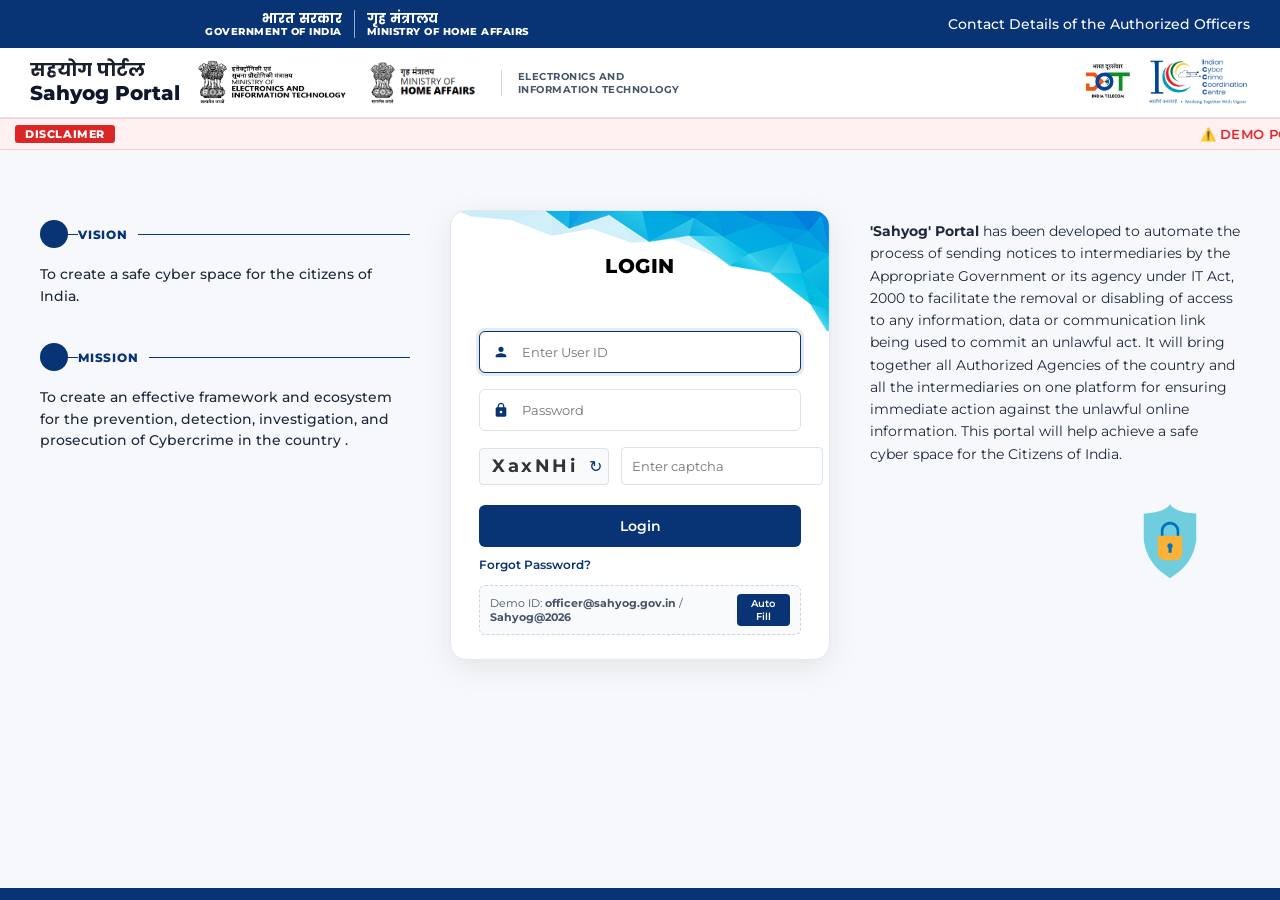
<file: index.html>
<!DOCTYPE html>
<html lang="en">
<head>
  <meta charset="UTF-8">
  <meta name="viewport" content="width=device-width, initial-scale=1.0">
  <title>Sahyog Portal - Government of India</title>

  <!-- Google Fonts import for Geometric Sans-Serif (Montserrat & Poppins) -->
  <link rel="preconnect" href="https://fonts.googleapis.com">
  <link rel="preconnect" href="https://fonts.gstatic.com" crossorigin>
  <link href="https://fonts.googleapis.com/css2?family=Montserrat:wght@400;500;600;700;800&family=Poppins:wght@400;500;600;700;800&display=swap" rel="stylesheet">

  <!-- Clean Separated CSS -->
  <link rel="stylesheet" href="css/login.css">
</head>
<body>

  <!-- Top Dark Blue Nav Bar -->
  <div class="top-header">
    <div class="top-header-center">
      <div class="gov-block">
        <span class="hindi">भारत सरकार</span>
        <span class="eng">GOVERNMENT OF INDIA</span>
      </div>
      <div class="header-divider"></div>
      <div class="mha-block">
        <span class="hindi">गृह मंत्रालय</span>
        <span class="eng">MINISTRY OF HOME AFFAIRS</span>
      </div>
    </div>

    <div class="top-header-right">
      <a href="pdf/Nodal_officer_list.pdf" target="_blank">Contact Details of the Authorized Officers</a>
    </div>
  </div>

  <!-- Main Title Bar -->
  <header class="brand-header">
    <div class="brand-left">
      <div class="brand-title-group">
        <span class="hindi-title">सहयोग पोर्टल</span>
        <span class="eng-title">Sahyog Portal</span>
      </div>

      <img src="3.png" alt="Logo 3" class="header-inline-img">
      <img src="4.png" alt="Logo 4" class="header-inline-img">

      <div class="brand-subtitle">
        ELECTRONICS AND<br>INFORMATION TECHNOLOGY
      </div>
    </div>
    
    <div class="brand-right">
      <img src="6.png" alt="Logo 6" class="brand-right-img">
      <img src="2.png" alt="Logo 2" class="brand-right-img">
    </div>
  </header>

  <!-- Demo Disclaimer Moving Ticker (Breaking News Style) -->
  <div class="demo-disclaimer-ticker" style="background-color: #fff1f2; border-top: 1px solid #fecdd3; border-bottom: 1px solid #fecdd3; padding: 6px 0; overflow: hidden; display: flex; align-items: center;">
    <div style="background-color: #dc2626; color: #ffffff; font-size: 11px; font-weight: 800; padding: 2px 10px; margin-left: 15px; margin-right: 12px; border-radius: 3px; text-transform: uppercase; letter-spacing: 0.6px; white-space: nowrap; flex-shrink: 0;">
      DISCLAIMER
    </div>
    <marquee behavior="scroll" direction="left" scrollamount="6" onmouseover="this.stop();" onmouseout="this.start();" style="color: #dc2626; font-size: 13px; font-weight: 600; font-family: 'Montserrat', sans-serif; letter-spacing: 0.3px;">
      ⚠️ DEMO PORTAL DISCLAIMER: This is a demonstration portal for simulation purposes only. None of its contents, data, or fields represent the actual nature or real fields of the official Sahyog Portal. &nbsp;&nbsp;&nbsp;&nbsp;&nbsp;&nbsp;&nbsp;&nbsp;&nbsp;&nbsp;&nbsp;&nbsp;&nbsp;&nbsp;&nbsp;&nbsp; ⚠️ DEMO PORTAL DISCLAIMER: This is a demonstration portal for simulation purposes only. None of its contents, data, or fields represent the actual nature or real fields of the official Sahyog Portal.
    </marquee>
  </div>

  <!-- Content Grid -->
  <main class="main-container">
    
    <!-- Left Column -->
    <section class="left-column">
      <div class="section-block">
        <div class="header-line-row">
          <div class="blue-circle"></div>
          <span class="header-text-label">VISION</span>
          <div class="horizontal-line"></div>
        </div>
        <p class="section-description">To create a safe cyber space for the citizens of India.</p>
      </div>

      <div class="section-block">
        <div class="header-line-row">
          <div class="blue-circle"></div>
          <span class="header-text-label">MISSION</span>
          <div class="horizontal-line"></div>
        </div>
        <p class="section-description">
          To create an effective framework and ecosystem for the prevention, detection, investigation, and prosecution of Cybercrime in the country .
        </p>
      </div>
    </section>

    <!-- Center Column: Login Box -->
    <section class="login-card">
      <div class="login-header-banner">
        <h2>LOGIN</h2>
      </div>
      <form class="login-form" id="loginForm" autocomplete="off">
        <div id="authMessageContainer" class="auth-message"></div>

        <div class="input-wrapper">
          <svg class="input-icon" viewBox="0 0 24 24"><path d="M12 12c2.21 0 4-1.79 4-4s-1.79-4-4-4-4 1.79-4 4 1.79 4 4 4zm0 2c-2.67 0-8 1.34-8 4v2h16v-2c0-2.66-5.33-4-8-4z"/></svg>
          <input type="text" name="txtuseridothers" id="txtuseridothers" placeholder="Enter User ID" required autofocus>
        </div>

        <div class="input-wrapper">
          <svg class="input-icon" viewBox="0 0 24 24"><path d="M18 8h-1V6c0-2.76-2.24-5-5-5S7 3.24 7 6v2H6c-1.1 0-2 .9-2 2v10c0 1.1.9 2 2 2h12c1.1 0 2-.9 2-2V10c0-1.1-.9-2-2-2zm-6 9c-1.1 0-2-.9-2-2s.9-2 2-2 2 .9 2 2-.9 2-2 2zm3.1-9H8.9V6c0-1.71 1.39-3.1 3.1-3.1 1.71 0 3.1 1.39 3.1 3.1v2z"/></svg>
          <input type="password" name="TxtPWD" id="TxtPWD" placeholder="Password" required>
        </div>

        <div class="captcha-container">
          <div class="captcha-box">
            <span id="captchaDisplay">p56CZG</span>
            <button type="button" class="captcha-refresh-btn" id="btnRefreshCaptcha" title="Refresh Captcha">&#8635;</button>
          </div>
          <input type="text" class="captcha-input" name="txtcapcha" id="txtcapcha" placeholder="Enter captcha" required autocomplete="off">
        </div>

        <button type="submit" class="submit-btn" id="btnLogin">Login</button>
      </form>
      <a href="pages/ResetPassword.aspx" class="forgot-link" id="anchorforgetpassword" onclick="alert('Password reset link is sent to the registered nodal officer email.'); return false;">Forgot Password?</a>

      <!-- Subtle Test Credentials Helper -->
      <div class="demo-hint-container">
        <div class="demo-hint-box">
          <span>Demo ID: <strong>officer@sahyog.gov.in</strong> / <strong>Sahyog@2026</strong></span>
          <button type="button" class="demo-fill-btn" id="btnDemoFill" title="Auto-fill credentials">Auto Fill</button>
        </div>
      </div>
    </section>

    <!-- Right Column -->
    <section class="right-column">
      <p>
        <strong>'Sahyog' Portal</strong> has been developed to automate the process of sending notices to intermediaries by the Appropriate Government or its agency under IT Act, 2000 to facilitate the removal or disabling of access to any information, data or communication link being used to commit an unlawful act. It will bring together all Authorized Agencies of the country and all the intermediaries on one platform for ensuring immediate action against the unlawful online information. This portal will help achieve a safe cyber space for the Citizens of India.
      </p>

      <div class="shield-wrapper">
        <img src="5.png" alt="Shield Logo" class="shield-img">
      </div>
    </section>

  </main>

  <footer class="footer-strip"></footer>

  <!-- Separated JavaScript Modules -->
  <script src="js/captcha.js"></script>
  <script src="js/auth.js"></script>
</body>
</html>
</file>
<file: css/login.css>
* {
  box-sizing: border-box;
  margin: 0;
  padding: 0;
  font-family: "Montserrat", "Poppins", "Futura", "Century Gothic", -apple-system, sans-serif;
}

body {
  background-color: #f6f8fc;
  color: #333;
  display: flex;
  flex-direction: column;
  min-height: 100vh;
}

/* Top Navy Blue Bar (#083375) */
.top-header {
  background-color: #083375;
  color: #fff;
  padding: 8px 30px;
  display: flex;
  align-items: center;
  justify-content: space-between;
  min-height: 48px;
}

/* Text aligned above 3.png area */
.top-header-center {
  display: flex;
  align-items: center;
  gap: 12px;
  margin-left: 175px; /* Shifts text directly above 3.png */
}

.gov-block {
  display: flex;
  flex-direction: column;
  align-items: flex-end;
  line-height: 1.1;
}

.gov-block .hindi {
  font-size: 13px;
  font-weight: 700;
}

.gov-block .eng {
  font-size: 10px;
  font-weight: 800;
  letter-spacing: 0.5px;
}

.header-divider {
  width: 1px;
  height: 28px;
  background-color: rgba(255, 255, 255, 0.6);
}

.mha-block {
  display: flex;
  flex-direction: column;
  align-items: flex-start;
  line-height: 1.1;
}

.mha-block .hindi {
  font-size: 13px;
  font-weight: 700;
}

.mha-block .eng {
  font-size: 10px;
  font-weight: 800;
  letter-spacing: 0.5px;
}

.top-header-right {
  display: flex;
  align-items: center;
}

.top-header-right a {
  color: #ffffff;
  text-decoration: none;
  font-size: 13.5px;
  font-weight: 500;
}

/* Main Sahyog Title Bar */
.brand-header {
  background-color: #ffffff;
  height: 70px;
  padding: 0 30px;
  display: flex;
  align-items: center;
  justify-content: space-between;
  border-bottom: 1px solid #e2e8f0;
  position: relative;
}

.brand-left {
  display: flex;
  align-items: center;
  gap: 16px;
  height: 100%;
}

.brand-title-group {
  display: flex;
  flex-direction: column;
  line-height: 1.2;
}

.brand-title-group .hindi-title {
  font-size: 18px;
  font-weight: 700;
  color: #1a202c;
}

.brand-title-group .eng-title {
  font-size: 20px;
  font-weight: 800;
  color: #0f172a;
}

.header-inline-img {
  max-height: 45px;
  width: auto;
  object-fit: contain;
}

.brand-subtitle {
  font-size: 10px;
  font-weight: 700;
  color: #475569;
  text-transform: uppercase;
  letter-spacing: 0.5px;
  border-left: 1px solid #cbd5e1;
  padding-left: 16px;
  line-height: 1.3;
}

.brand-right {
  display: flex;
  align-items: center;
  gap: 16px;
  height: 100%;
}

.brand-right-img {
  max-height: 50px;
  height: auto;
  width: auto;
  object-fit: contain;
}

/* Main Grid Layout */
.main-container {
  display: grid;
  grid-template-columns: 1fr 380px 1fr;
  gap: 40px;
  padding: 60px 40px;
  max-width: 1400px;
  margin: 0 auto;
  align-items: flex-start;
  width: 100%;
}

/* Left Column: VISION & MISSION */
.left-column {
  display: flex;
  flex-direction: column;
  gap: 36px;
  padding-top: 10px;
}

.section-block {
  display: flex;
  flex-direction: column;
}

.header-line-row {
  display: flex;
  align-items: center;
  position: relative;
  margin-bottom: 16px;
  width: 100%;
}

.blue-circle {
  width: 28px;
  height: 28px;
  background-color: #083375;
  border-radius: 50%;
  flex-shrink: 0;
  z-index: 2;
}

.header-text-label {
  font-size: 12px;
  font-weight: 800;
  color: #083375;
  margin-left: 10px;
  letter-spacing: 0.8px;
  background-color: #f6f8fc;
  padding-right: 10px;
  z-index: 2;
}

.horizontal-line {
  position: absolute;
  left: 14px;
  right: 0;
  height: 1px;
  background-color: #083375;
  z-index: 1;
}

.section-description {
  font-size: 13.5px;
  color: #1e293b;
  line-height: 1.6;
  font-weight: 500;
}

/* Center Column: Login Box */
.login-card {
  background: #ffffff;
  border-radius: 16px;
  box-shadow: 0 8px 30px rgba(0, 0, 0, 0.08);
  overflow: hidden;
  padding-bottom: 24px;
  border: 1px solid #e2e8f0;
}

.login-header-banner {
  height: 120px;
  background-image: url('../1.png');
  background-size: cover;
  background-position: center;
  background-repeat: no-repeat;
  display: flex;
  align-items: center;
  justify-content: center;
  position: relative;
}

.login-header-banner h2 {
  color: #000000;
  font-size: 20px;
  font-weight: 800;
  letter-spacing: 0.5px;
  margin-top: -10px;
}

.login-form {
  padding: 0 28px;
  display: flex;
  flex-direction: column;
  gap: 16px;
}

.input-wrapper {
  position: relative;
  display: flex;
  align-items: center;
}

.input-icon {
  position: absolute;
  left: 14px;
  width: 16px;
  height: 16px;
  fill: #083375;
  pointer-events: none;
}

.input-wrapper input {
  width: 100%;
  padding: 12px 12px 12px 42px;
  border: 1px solid #dbe2ea;
  border-radius: 6px;
  font-size: 13px;
  outline: none;
  transition: border-color 0.2s, box-shadow 0.2s;
}

.input-wrapper input:focus {
  border-color: #083375;
  box-shadow: 0 0 0 3px rgba(8, 51, 117, 0.1);
}

.input-wrapper input.input-error {
  border-color: #dc2626;
  background-color: #fef2f2;
}

.captcha-container {
  display: flex;
  gap: 12px;
  align-items: center;
}

.captcha-box {
  border: 1px solid #dbe2ea;
  padding: 6px 12px;
  border-radius: 4px;
  font-family: 'Courier New', Courier, monospace;
  font-weight: bold;
  font-size: 18px;
  letter-spacing: 2.5px;
  background: #f8fafc;
  display: flex;
  align-items: center;
  gap: 10px;
  user-select: none;
  min-width: 130px;
  justify-content: space-between;
}

.captcha-code-text {
  font-family: 'Courier New', Courier, monospace;
  font-weight: 700;
  font-size: 18px;
  letter-spacing: 2.5px;
  color: #1e293b;
  text-decoration: line-through;
  text-decoration-color: rgba(8, 51, 117, 0.4);
}

.captcha-refresh-btn {
  cursor: pointer;
  color: #083375;
  border: none;
  background: transparent;
  font-size: 16px;
  display: flex;
  align-items: center;
  justify-content: center;
  transition: transform 0.3s ease;
  padding: 2px;
}

.captcha-refresh-btn:hover {
  transform: rotate(180deg);
}

.captcha-input {
  flex: 1;
  padding: 10px;
  border: 1px solid #dbe2ea;
  border-radius: 4px;
  font-size: 13px;
  outline: none;
  transition: border-color 0.2s, box-shadow 0.2s;
}

.captcha-input:focus {
  border-color: #083375;
  box-shadow: 0 0 0 3px rgba(8, 51, 117, 0.1);
}

.captcha-input.input-error {
  border-color: #dc2626;
  background-color: #fef2f2;
}

.submit-btn {
  background-color: #083375;
  color: white;
  border: none;
  padding: 12px;
  border-radius: 6px;
  font-size: 14px;
  font-weight: 600;
  cursor: pointer;
  margin-top: 4px;
  display: flex;
  align-items: center;
  justify-content: center;
  gap: 8px;
  transition: background-color 0.2s, transform 0.1s;
}

.submit-btn:hover {
  background-color: #052454;
}

.submit-btn:active {
  transform: scale(0.99);
}

.submit-btn:disabled {
  opacity: 0.7;
  cursor: not-allowed;
}

.forgot-link {
  display: inline-block;
  color: #083375;
  font-size: 12px;
  text-decoration: none;
  font-weight: 600;
  margin-top: 10px;
  padding-left: 28px;
}

.forgot-link:hover {
  text-decoration: underline;
}

/* Feedback message container */
.auth-message {
  padding: 8px 12px;
  border-radius: 6px;
  font-size: 12px;
  line-height: 1.4;
  font-weight: 500;
  display: none;
  animation: fadeIn 0.2s ease-in-out;
}

.auth-message.error {
  display: flex;
  align-items: center;
  gap: 8px;
  background-color: #fef2f2;
  color: #991b1b;
  border: 1px solid #fecaca;
}

.auth-message.success {
  display: flex;
  align-items: center;
  gap: 8px;
  background-color: #f0fdf4;
  color: #166534;
  border: 1px solid #bbf7d0;
}

.auth-message svg {
  width: 16px;
  height: 16px;
  flex-shrink: 0;
}

/* Quick test credentials pill (subtle, developer-friendly) */
.demo-hint-container {
  padding: 0 28px;
  margin-top: 12px;
}

.demo-hint-box {
  background-color: #f8fafc;
  border: 1px dashed #cbd5e1;
  border-radius: 6px;
  padding: 8px 10px;
  font-size: 11px;
  color: #475569;
  display: flex;
  align-items: center;
  justify-content: space-between;
}

.demo-fill-btn {
  background: #083375;
  color: white;
  border: none;
  border-radius: 4px;
  padding: 3px 8px;
  font-size: 10px;
  font-weight: 600;
  cursor: pointer;
  transition: opacity 0.2s;
}

.demo-fill-btn:hover {
  opacity: 0.9;
}

/* Right Column Layout */
.right-column {
  font-size: 13.5px;
  line-height: 1.65;
  color: #1e293b;
  display: flex;
  flex-direction: column;
  justify-content: space-between;
  padding-top: 10px;
}

.shield-wrapper {
  margin-top: 36px;
  display: flex;
  justify-content: flex-end;
  padding-right: 30px;
}

.shield-img {
  max-height: 80px;
  width: auto;
  object-fit: contain;
}

.footer-strip {
  background-color: #083375;
  height: 12px;
  margin-top: auto;
}

/* Spinner */
.spinner {
  width: 16px;
  height: 16px;
  border: 2px solid #ffffff;
  border-top-color: transparent;
  border-radius: 50%;
  animation: spin 0.6s linear infinite;
  display: inline-block;
}

@keyframes spin {
  to { transform: rotate(360deg); }
}

@keyframes fadeIn {
  from { opacity: 0; transform: translateY(-4px); }
  to { opacity: 1; transform: translateY(0); }
}

/* Responsive adjustments */
@media (max-width: 1024px) {
  .main-container {
    grid-template-columns: 1fr;
    padding: 30px 20px;
  }
  .login-card {
    max-width: 440px;
    margin: 0 auto;
    width: 100%;
  }
  .top-header-center {
    margin-left: 0;
  }
}
</file>
